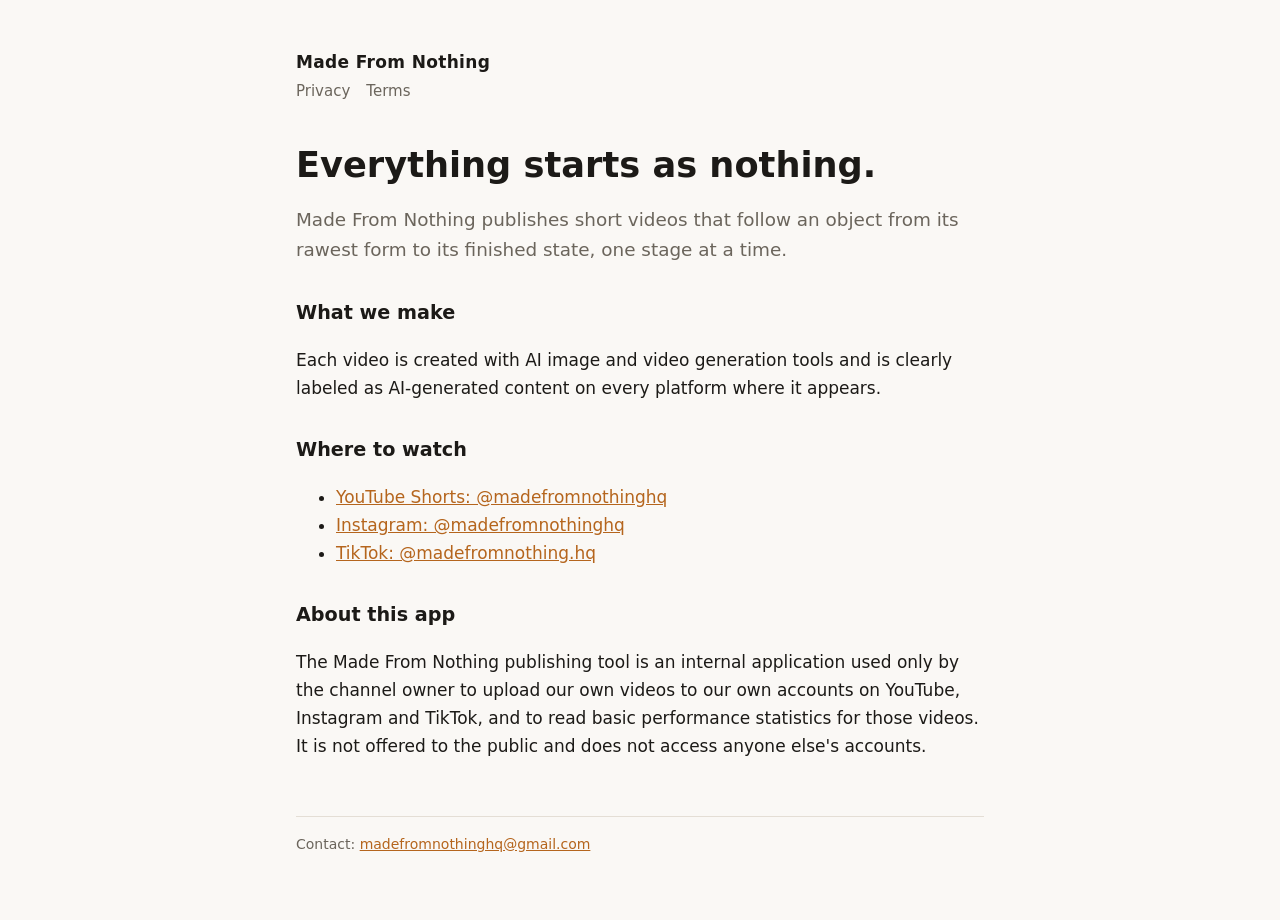
<file: index.html>
<!doctype html>
<html lang="en">
<head>
  <meta charset="utf-8">
  <meta name="viewport" content="width=device-width, initial-scale=1">
  <title>Made From Nothing</title>
  <meta name="description" content="Short videos showing raw materials transforming, step by step, into finished objects.">
  <link rel="stylesheet" href="style.css">
</head>
<body>
<main>
  <header>
    <a class="brand" href="./">Made From Nothing</a>
    <nav><a href="privacy.html">Privacy</a><a href="terms.html">Terms</a></nav>
  </header>

  <h1>Everything starts as nothing.</h1>
  <p class="lead">Made From Nothing publishes short videos that follow an object from its rawest form to its finished state, one stage at a time.</p>

  <h2>What we make</h2>
  <p>Each video is created with AI image and video generation tools and is clearly labeled as AI-generated content on every platform where it appears.</p>

  <h2>Where to watch</h2>
  <ul>
    <li><a href="https://www.youtube.com/@madefromnothinghq">YouTube Shorts: @madefromnothinghq</a></li>
    <li><a href="https://www.instagram.com/madefromnothinghq">Instagram: @madefromnothinghq</a></li>
    <li><a href="https://www.tiktok.com/@madefromnothing.hq">TikTok: @madefromnothing.hq</a></li>
  </ul>

  <h2>About this app</h2>
  <p>The Made From Nothing publishing tool is an internal application used only by the channel owner to upload our own videos to our own accounts on YouTube, Instagram and TikTok, and to read basic performance statistics for those videos. It is not offered to the public and does not access anyone else's accounts.</p>

  <footer>Contact: <a href="mailto:madefromnothinghq@gmail.com">madefromnothinghq@gmail.com</a></footer>
</main>
</body>
</html>
</file>
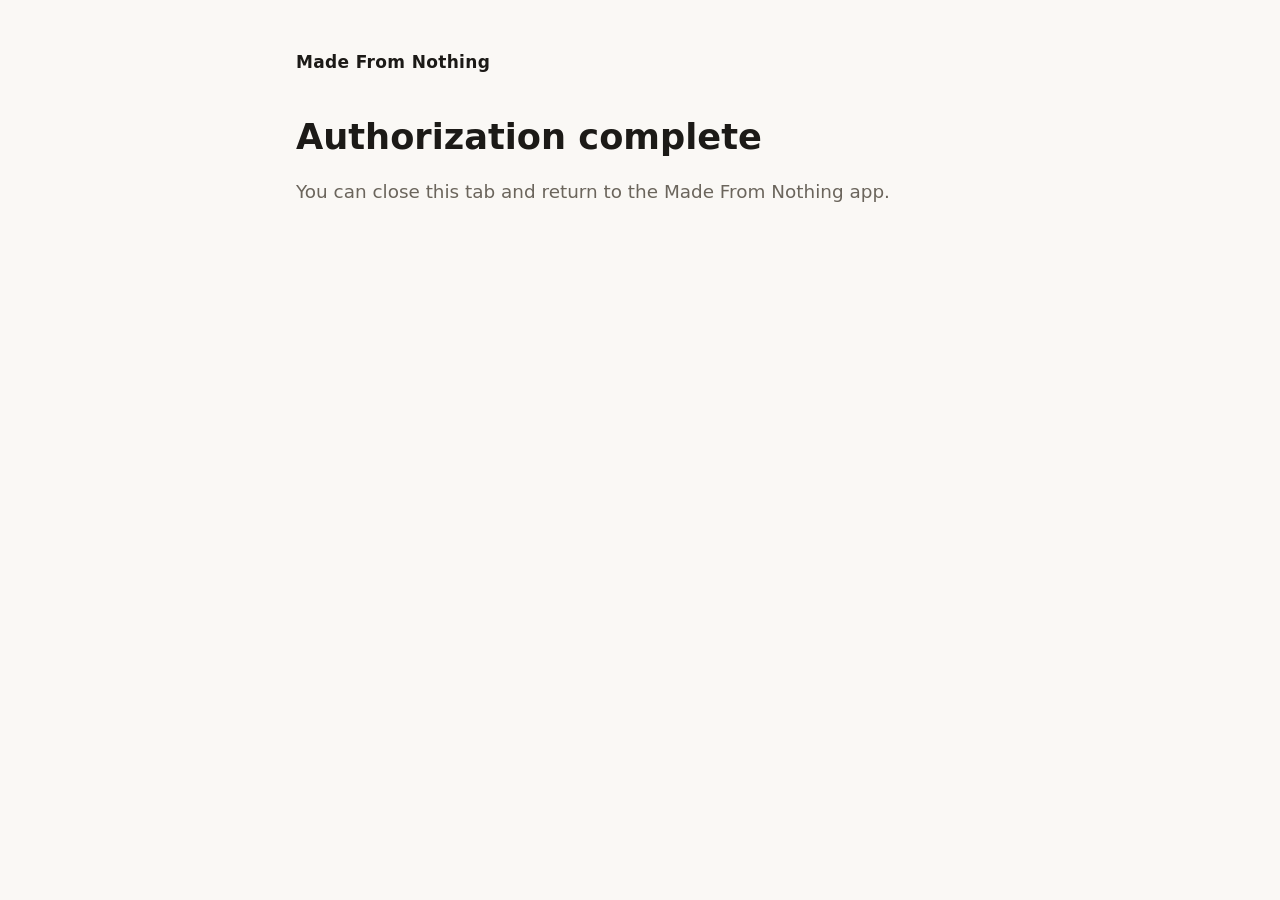
<file: callback.html>
<!doctype html>
<html lang="en">
<head>
  <meta charset="utf-8">
  <meta name="viewport" content="width=device-width, initial-scale=1">
  <title>Authorization</title>
  <link rel="stylesheet" href="style.css">
</head>
<body>
<main>
  <header><a class="brand" href="./">Made From Nothing</a></header>
  <h1>Authorization complete</h1>
  <p class="lead">You can close this tab and return to the Made From Nothing app.</p>
  <p id="code" style="word-break:break-all;color:var(--muted)"></p>
  <script>
    var p = new URLSearchParams(location.search);
    if (p.get("code")) document.getElementById("code").textContent = "Code: " + p.get("code");
    if (p.get("error")) document.getElementById("code").textContent = "Error: " + p.get("error");
  </script>
</main>
</body>
</html>
</file>
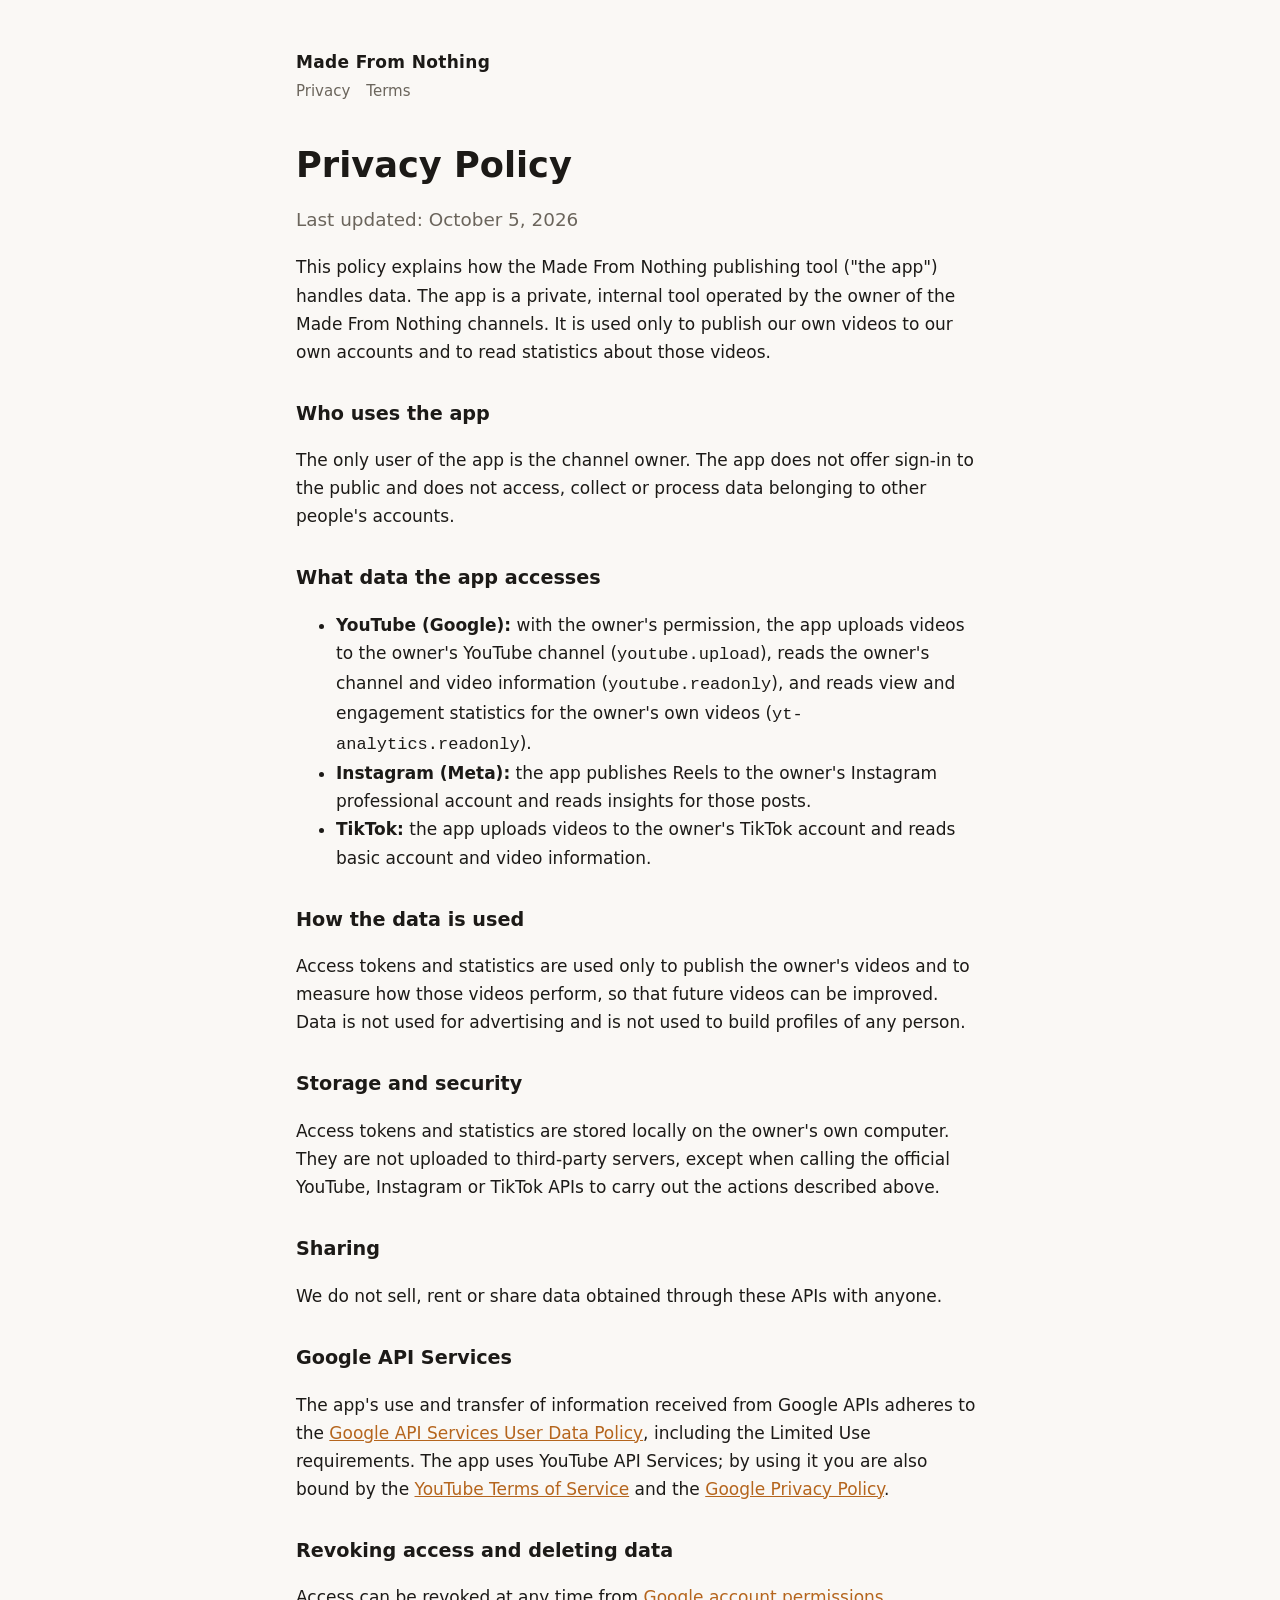
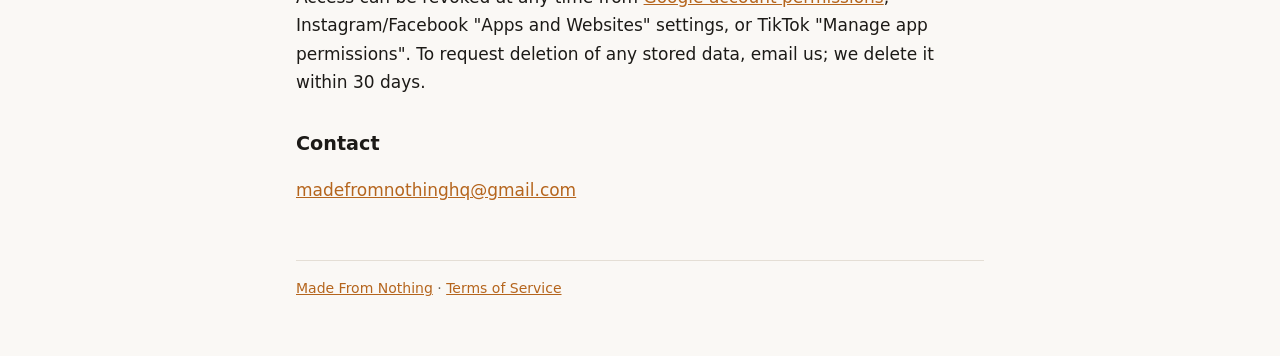
<file: privacy.html>
<!doctype html>
<html lang="en">
<head>
  <meta charset="utf-8">
  <meta name="viewport" content="width=device-width, initial-scale=1">
  <title>Privacy Policy</title>
  <meta name="description" content="Privacy Policy for the Made From Nothing publishing tool.">
  <link rel="stylesheet" href="style.css">
</head>
<body>
<main>
  <header>
    <a class="brand" href="./">Made From Nothing</a>
    <nav><a href="privacy.html">Privacy</a><a href="terms.html">Terms</a></nav>
  </header>

  <h1>Privacy Policy</h1>
  <p class="lead">Last updated: October 5, 2026</p>

  <p>This policy explains how the Made From Nothing publishing tool ("the app") handles data. The app is a private, internal tool operated by the owner of the Made From Nothing channels. It is used only to publish our own videos to our own accounts and to read statistics about those videos.</p>

  <h2>Who uses the app</h2>
  <p>The only user of the app is the channel owner. The app does not offer sign-in to the public and does not access, collect or process data belonging to other people's accounts.</p>

  <h2>What data the app accesses</h2>
  <ul>
    <li><strong>YouTube (Google):</strong> with the owner's permission, the app uploads videos to the owner's YouTube channel (<code>youtube.upload</code>), reads the owner's channel and video information (<code>youtube.readonly</code>), and reads view and engagement statistics for the owner's own videos (<code>yt-analytics.readonly</code>).</li>
    <li><strong>Instagram (Meta):</strong> the app publishes Reels to the owner's Instagram professional account and reads insights for those posts.</li>
    <li><strong>TikTok:</strong> the app uploads videos to the owner's TikTok account and reads basic account and video information.</li>
  </ul>

  <h2>How the data is used</h2>
  <p>Access tokens and statistics are used only to publish the owner's videos and to measure how those videos perform, so that future videos can be improved. Data is not used for advertising and is not used to build profiles of any person.</p>

  <h2>Storage and security</h2>
  <p>Access tokens and statistics are stored locally on the owner's own computer. They are not uploaded to third-party servers, except when calling the official YouTube, Instagram or TikTok APIs to carry out the actions described above.</p>

  <h2>Sharing</h2>
  <p>We do not sell, rent or share data obtained through these APIs with anyone.</p>

  <h2>Google API Services</h2>
  <p>The app's use and transfer of information received from Google APIs adheres to the <a href="https://developers.google.com/terms/api-services-user-data-policy">Google API Services User Data Policy</a>, including the Limited Use requirements. The app uses YouTube API Services; by using it you are also bound by the <a href="https://www.youtube.com/t/terms">YouTube Terms of Service</a> and the <a href="https://policies.google.com/privacy">Google Privacy Policy</a>.</p>

  <h2>Revoking access and deleting data</h2>
  <p>Access can be revoked at any time from <a href="https://myaccount.google.com/permissions">Google account permissions</a>, Instagram/Facebook "Apps and Websites" settings, or TikTok "Manage app permissions". To request deletion of any stored data, email us; we delete it within 30 days.</p>

  <h2>Contact</h2>
  <p><a href="mailto:madefromnothinghq@gmail.com">madefromnothinghq@gmail.com</a></p>

  <footer><a href="./">Made From Nothing</a> · <a href="terms.html">Terms of Service</a></footer>
</main>
</body>
</html>
</file>
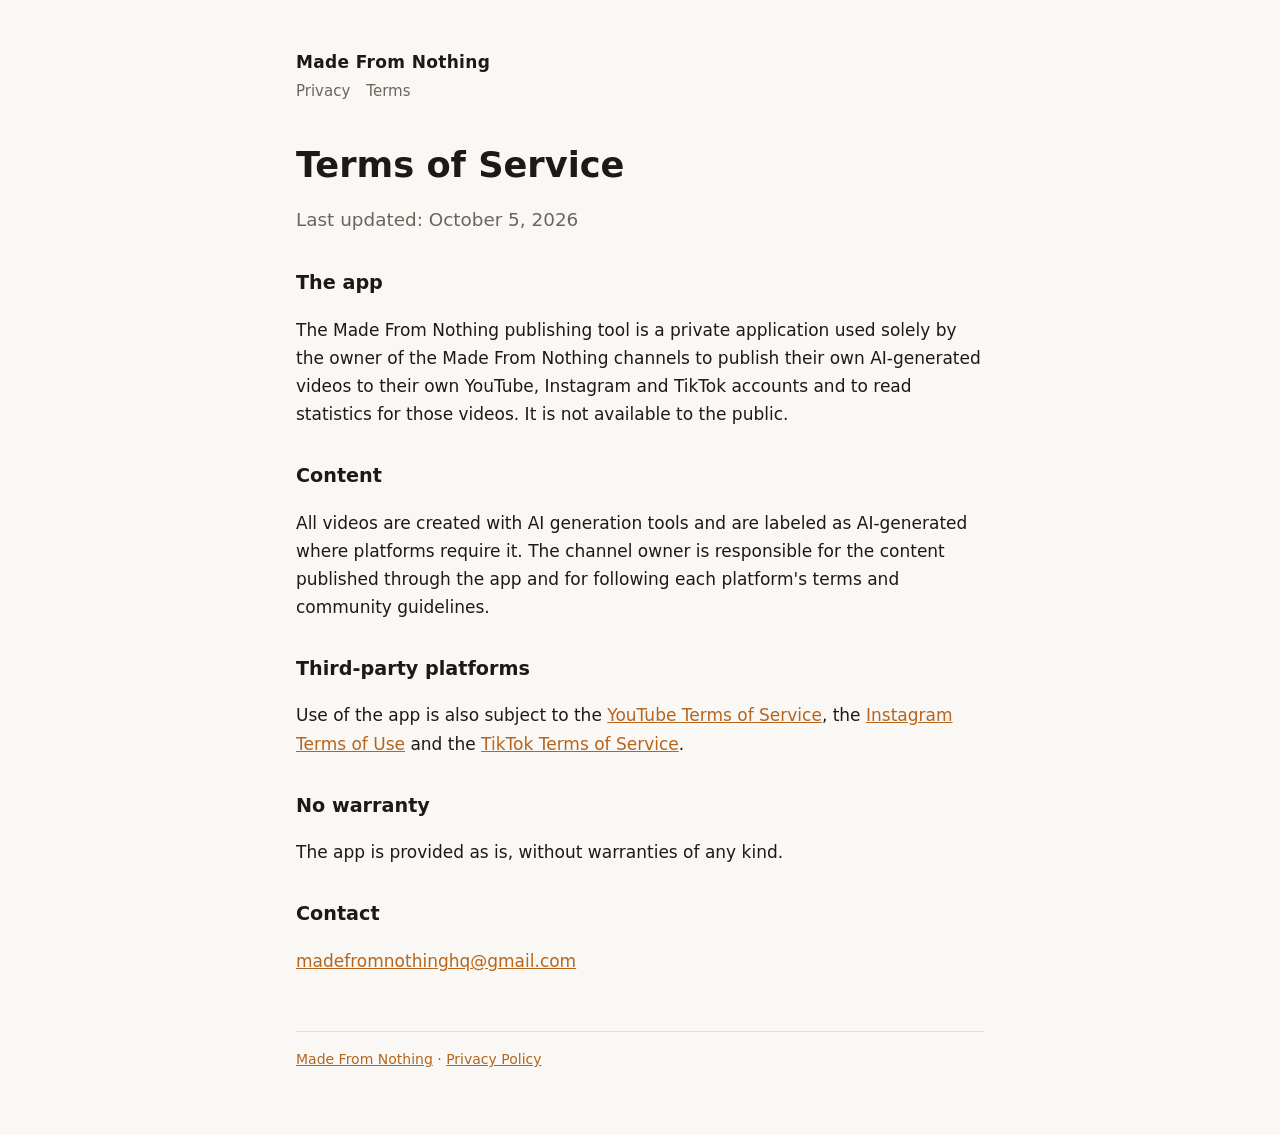
<file: terms.html>
<!doctype html>
<html lang="en">
<head>
  <meta charset="utf-8">
  <meta name="viewport" content="width=device-width, initial-scale=1">
  <title>Terms of Service</title>
  <meta name="description" content="Terms of Service for the Made From Nothing publishing tool.">
  <link rel="stylesheet" href="style.css">
</head>
<body>
<main>
  <header>
    <a class="brand" href="./">Made From Nothing</a>
    <nav><a href="privacy.html">Privacy</a><a href="terms.html">Terms</a></nav>
  </header>

  <h1>Terms of Service</h1>
  <p class="lead">Last updated: October 5, 2026</p>

  <h2>The app</h2>
  <p>The Made From Nothing publishing tool is a private application used solely by the owner of the Made From Nothing channels to publish their own AI-generated videos to their own YouTube, Instagram and TikTok accounts and to read statistics for those videos. It is not available to the public.</p>

  <h2>Content</h2>
  <p>All videos are created with AI generation tools and are labeled as AI-generated where platforms require it. The channel owner is responsible for the content published through the app and for following each platform's terms and community guidelines.</p>

  <h2>Third-party platforms</h2>
  <p>Use of the app is also subject to the <a href="https://www.youtube.com/t/terms">YouTube Terms of Service</a>, the <a href="https://help.instagram.com/581066165581870">Instagram Terms of Use</a> and the <a href="https://www.tiktok.com/legal/terms-of-service">TikTok Terms of Service</a>.</p>

  <h2>No warranty</h2>
  <p>The app is provided as is, without warranties of any kind.</p>

  <h2>Contact</h2>
  <p><a href="mailto:madefromnothinghq@gmail.com">madefromnothinghq@gmail.com</a></p>

  <footer><a href="./">Made From Nothing</a> · <a href="privacy.html">Privacy Policy</a></footer>
</main>
</body>
</html>
</file>
<file: style.css>
:root {
  --bg: #faf8f5;
  --fg: #1c1a17;
  --muted: #6b655c;
  --accent: #b5651d;
  --line: #e4ded5;
}
@media (prefers-color-scheme: dark) {
  :root {
    --bg: #141311;
    --fg: #ece8e1;
    --muted: #a39d93;
    --accent: #e09a52;
    --line: #2c2a26;
  }
}
* { box-sizing: border-box; }
body {
  margin: 0;
  background: var(--bg);
  color: var(--fg);
  font: 17px/1.65 system-ui, -apple-system, "Segoe UI", Roboto, sans-serif;
}
main { max-width: 720px; margin: 0 auto; padding: 48px 16px 64px; }
header { margin-bottom: 40px; }
.brand { font-weight: 700; letter-spacing: 0.02em; color: var(--fg); text-decoration: none; }
nav a { color: var(--muted); margin-right: 16px; text-decoration: none; font-size: 15px; }
nav a:hover { color: var(--accent); }
h1 { font-size: 2.2rem; line-height: 1.2; margin: 0 0 12px; }
h2 { font-size: 1.2rem; margin: 32px 0 8px; }
p, li { color: var(--fg); }
.lead { font-size: 1.15rem; color: var(--muted); }
a { color: var(--accent); }
footer { margin-top: 56px; padding-top: 16px; border-top: 1px solid var(--line); color: var(--muted); font-size: 14px; }
</file>
